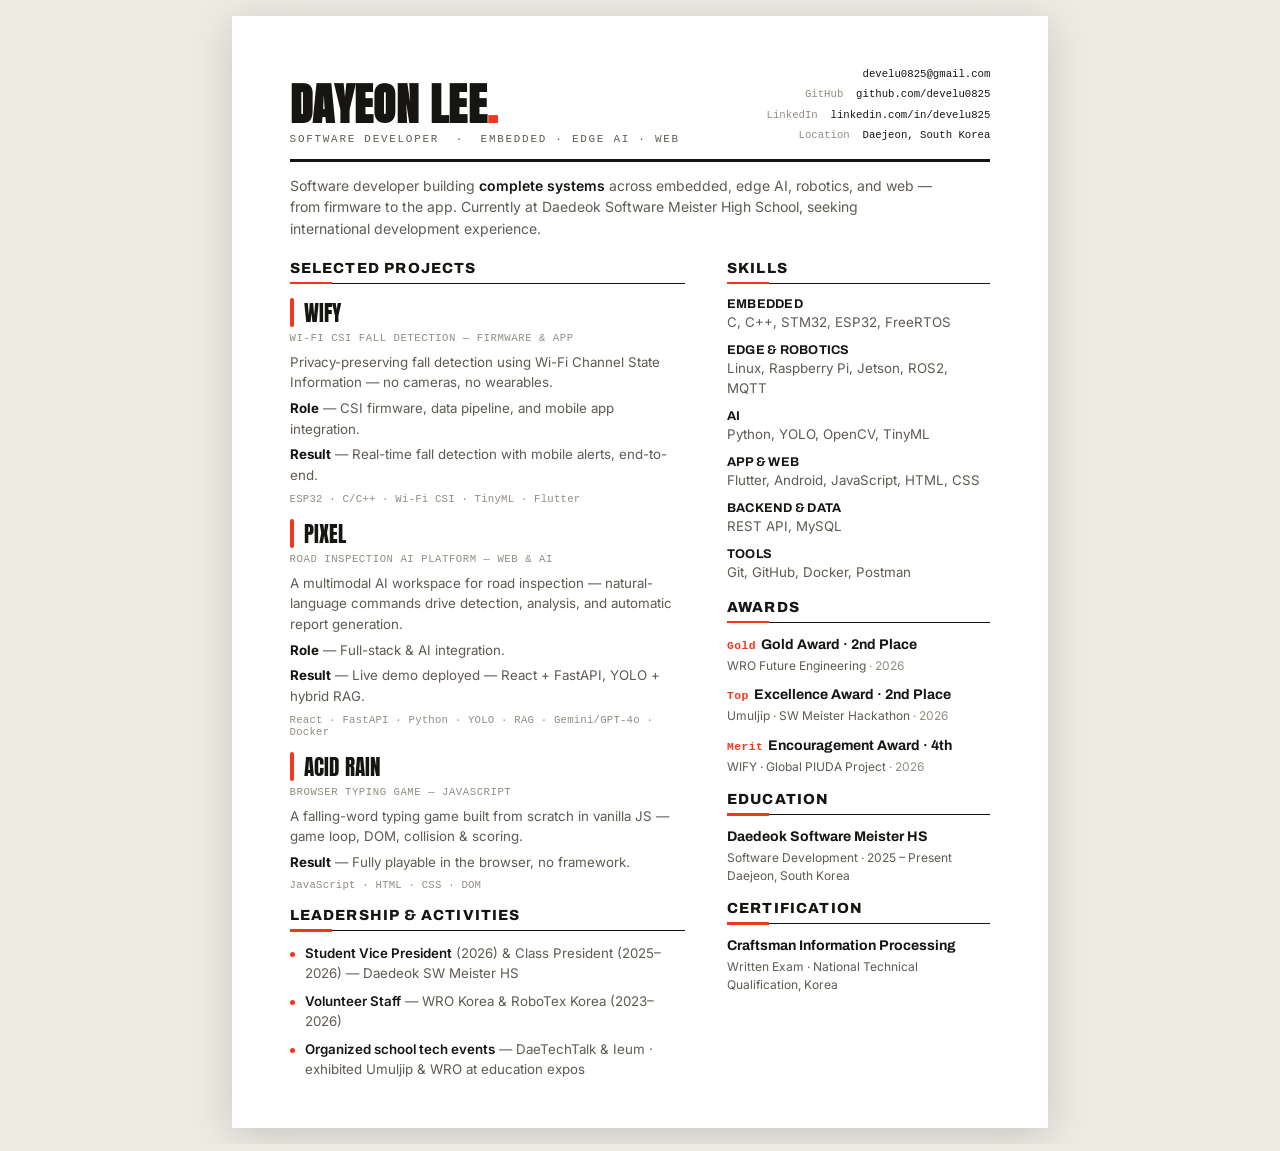
<file: resume.html>
<!doctype html>
<html lang="en">
<head>
  <meta charset="utf-8" />
  <meta name="viewport" content="width=device-width, initial-scale=1" />
  <title>Dayeon Lee — Résumé</title>
  <link rel="preconnect" href="https://fonts.googleapis.com">
  <link rel="preconnect" href="https://fonts.gstatic.com" crossorigin>
  <link href="https://fonts.googleapis.com/css2?family=Anton&family=Archivo:wght@400;500;600;700;800;900&family=Inter:wght@400;500;600;700&display=swap" rel="stylesheet">
  <style>
    :root{
      --ink:#161512; --muted:#5f5b52; --faint:#928d82;
      --red:#f5361f; --line:#e4dfd4;
      --display:"Anton","Archivo",Impact,sans-serif;
      --head:"Archivo",system-ui,sans-serif;
      --sans:"Inter",system-ui,sans-serif;
      --mono:ui-monospace,Menlo,Consolas,monospace;
    }
    *{box-sizing:border-box;}
    @page{ size:Letter; margin:0.5in; }
    html,body{margin:0;padding:0;background:#eeebe3;color:var(--ink);font-family:var(--sans);}
    .sheet{ width:8.5in; min-height:11in; margin:16px auto; background:#fff; padding:0.5in 0.6in; box-shadow:0 8px 40px rgba(0,0,0,.16); }

    /* ---------- header ---------- */
    .head{ display:flex; justify-content:space-between; align-items:flex-end; gap:24px; }
    .name{ font-family:var(--display); font-size:34pt; line-height:.9; letter-spacing:.01em; text-transform:uppercase; margin:0; }
    .name .dot{ color:var(--red); }
    .role{ font-family:var(--mono); font-size:8.2pt; letter-spacing:.16em; text-transform:uppercase; color:var(--muted); margin-top:8px; }
    .contact{ font-family:var(--mono); font-size:8pt; line-height:1.9; text-align:right; color:var(--ink); white-space:nowrap; }
    .contact .l{ color:var(--faint); }
    .rule{ height:2.5px; background:var(--ink); margin:14px 0 0; }

    .summary{ font-size:10.5pt; color:var(--muted); margin:13px 0 0; line-height:1.55; max-width:92%; }
    .summary b{ color:var(--ink); font-weight:600; }

    /* ---------- layout ---------- */
    .body{ display:grid; grid-template-columns:1.5fr 1fr; gap:42px; margin-top:20px; }
    .sec{ margin-bottom:16px; }
    .sec:last-child{ margin-bottom:0; }
    .sec > h2{ font-family:var(--head); font-weight:800; font-size:11pt; text-transform:uppercase; letter-spacing:.08em; color:var(--ink); margin:0 0 13px; padding-bottom:7px; border-bottom:1.5px solid var(--ink); position:relative; }
    .sec > h2::after{ content:""; position:absolute; left:0; bottom:-1.5px; width:42px; height:2.5px; background:var(--red); }

    /* ---------- projects ---------- */
    .proj{ margin-bottom:13px; }
    .proj:last-child{ margin-bottom:0; }
    .proj .t{ font-family:var(--display); font-weight:400; font-size:16pt; letter-spacing:.01em; text-transform:uppercase; color:var(--ink); padding-left:14px; position:relative; }
    .proj .t::before{ content:""; position:absolute; left:0; top:1px; bottom:2px; width:4px; background:var(--red); border-radius:2px; }
    .proj .sub{ font-family:var(--mono); font-size:8pt; color:var(--faint); text-transform:uppercase; letter-spacing:.05em; margin-top:3px; }
    .proj .d{ font-size:10pt; color:var(--muted); line-height:1.55; margin:8px 0 0; }
    .proj .rr{ font-size:10pt; color:var(--muted); line-height:1.55; margin-top:5px; }
    .proj .rr b{ color:var(--ink); font-weight:700; }
    .proj .tech{ font-family:var(--mono); font-size:8pt; color:var(--faint); margin-top:7px; letter-spacing:.02em; }

    /* ---------- skills ---------- */
    .skill{ margin-bottom:10px; }
    .skill .k{ font-family:var(--head); font-weight:700; font-size:9.5pt; text-transform:uppercase; letter-spacing:.02em; }
    .skill .v{ font-size:10pt; color:var(--muted); margin-top:2px; line-height:1.5; }

    /* ---------- award / education rows ---------- */
    .row{ margin-bottom:12px; }
    .row:last-child{ margin-bottom:0; }
    .row .a{ font-family:var(--head); font-weight:700; font-size:10.5pt; line-height:1.3; }
    .row .a em{ font-style:normal; color:var(--red); font-family:var(--mono); font-size:8.5pt; letter-spacing:.04em; margin-right:5px; }
    .row .b{ font-size:9pt; color:var(--muted); margin-top:3px; line-height:1.45; }
    .row .b .yr{ color:var(--faint); }

    /* ---------- leadership list ---------- */
    ul.li{ margin:0; padding:0; list-style:none; }
    ul.li li{ font-size:10pt; color:var(--muted); line-height:1.5; padding:0 0 8px 15px; position:relative; }
    ul.li li:last-child{ padding-bottom:0; }
    ul.li li::before{ content:""; position:absolute; left:0; top:8px; width:5px; height:5px; background:var(--red); border-radius:50%; }
    ul.li li b{ color:var(--ink); font-weight:600; }

    @media print{
      html,body{ background:#fff; }
      .sheet{ width:auto; min-height:0; margin:0; padding:0; box-shadow:none; }
    }
  </style>
</head>
<body>
  <div class="sheet">

    <div class="head">
      <div>
        <h1 class="name">Dayeon Lee<span class="dot">.</span></h1>
        <div class="role">Software Developer &nbsp;·&nbsp; Embedded · Edge AI · Web</div>
      </div>
      <div class="contact">
        develu0825@gmail.com<br>
        <span class="l">GitHub</span>&nbsp; github.com/develu0825<br>
        <span class="l">LinkedIn</span>&nbsp; linkedin.com/in/develu825<br>
        <span class="l">Location</span>&nbsp; Daejeon, South Korea
      </div>
    </div>
    <div class="rule"></div>

    <p class="summary">Software developer building <b>complete systems</b> across embedded, edge AI, robotics, and web — from firmware to the app. Currently at Daedeok Software Meister High School, seeking international development experience.</p>

    <div class="body">
      <!-- LEFT -->
      <div class="col">
        <div class="sec">
          <h2>Selected Projects</h2>

          <div class="proj">
            <div class="t">WIFY</div>
            <div class="sub">Wi-Fi CSI Fall Detection — Firmware &amp; App</div>
            <div class="d">Privacy-preserving fall detection using Wi-Fi Channel State Information — no cameras, no wearables.</div>
            <div class="rr"><b>Role</b> — CSI firmware, data pipeline, and mobile app integration.</div>
            <div class="rr"><b>Result</b> — Real-time fall detection with mobile alerts, end-to-end.</div>
            <div class="tech">ESP32 · C/C++ · Wi-Fi CSI · TinyML · Flutter</div>
          </div>

          <div class="proj">
            <div class="t">Pixel</div>
            <div class="sub">Road Inspection AI Platform — Web &amp; AI</div>
            <div class="d">A multimodal AI workspace for road inspection — natural-language commands drive detection, analysis, and automatic report generation.</div>
            <div class="rr"><b>Role</b> — Full-stack &amp; AI integration.</div>
            <div class="rr"><b>Result</b> — Live demo deployed — React + FastAPI, YOLO + hybrid RAG.</div>
            <div class="tech">React · FastAPI · Python · YOLO · RAG · Gemini/GPT-4o · Docker</div>
          </div>

          <div class="proj">
            <div class="t">Acid Rain</div>
            <div class="sub">Browser Typing Game — JavaScript</div>
            <div class="d">A falling-word typing game built from scratch in vanilla JS — game loop, DOM, collision &amp; scoring.</div>
            <div class="rr"><b>Result</b> — Fully playable in the browser, no framework.</div>
            <div class="tech">JavaScript · HTML · CSS · DOM</div>
          </div>
        </div>

        <div class="sec">
          <h2>Leadership &amp; Activities</h2>
          <ul class="li">
            <li><b>Student Vice President</b> (2026) &amp; Class President (2025–2026) — Daedeok SW Meister HS</li>
            <li><b>Volunteer Staff</b> — WRO Korea &amp; RoboTex Korea (2023–2026)</li>
            <li><b>Organized school tech events</b> — DaeTechTalk &amp; Ieum · exhibited Umuljip &amp; WRO at education expos</li>
          </ul>
        </div>
      </div>

      <!-- RIGHT -->
      <div class="col">
        <div class="sec">
          <h2>Skills</h2>
          <div class="skill"><div class="k">Embedded</div><div class="v">C, C++, STM32, ESP32, FreeRTOS</div></div>
          <div class="skill"><div class="k">Edge &amp; Robotics</div><div class="v">Linux, Raspberry Pi, Jetson, ROS2, MQTT</div></div>
          <div class="skill"><div class="k">AI</div><div class="v">Python, YOLO, OpenCV, TinyML</div></div>
          <div class="skill"><div class="k">App &amp; Web</div><div class="v">Flutter, Android, JavaScript, HTML, CSS</div></div>
          <div class="skill"><div class="k">Backend &amp; Data</div><div class="v">REST API, MySQL</div></div>
          <div class="skill"><div class="k">Tools</div><div class="v">Git, GitHub, Docker, Postman</div></div>
        </div>

        <div class="sec">
          <h2>Awards</h2>
          <div class="row">
            <div class="a"><em>Gold</em>Gold Award · 2nd Place</div>
            <div class="b">WRO Future Engineering <span class="yr">· 2026</span></div>
          </div>
          <div class="row">
            <div class="a"><em>Top</em>Excellence Award · 2nd Place</div>
            <div class="b">Umuljip · SW Meister Hackathon <span class="yr">· 2026</span></div>
          </div>
          <div class="row">
            <div class="a"><em>Merit</em>Encouragement Award · 4th</div>
            <div class="b">WIFY · Global PIUDA Project <span class="yr">· 2026</span></div>
          </div>
        </div>

        <div class="sec">
          <h2>Education</h2>
          <div class="row">
            <div class="a">Daedeok Software Meister HS</div>
            <div class="b">Software Development · 2025 – Present<br>Daejeon, South Korea</div>
          </div>
        </div>

        <div class="sec">
          <h2>Certification</h2>
          <div class="row">
            <div class="a">Craftsman Information Processing</div>
            <div class="b">Written Exam · National Technical Qualification, Korea</div>
          </div>
        </div>
      </div>
    </div>

  </div>
</body>
</html>
</file>
